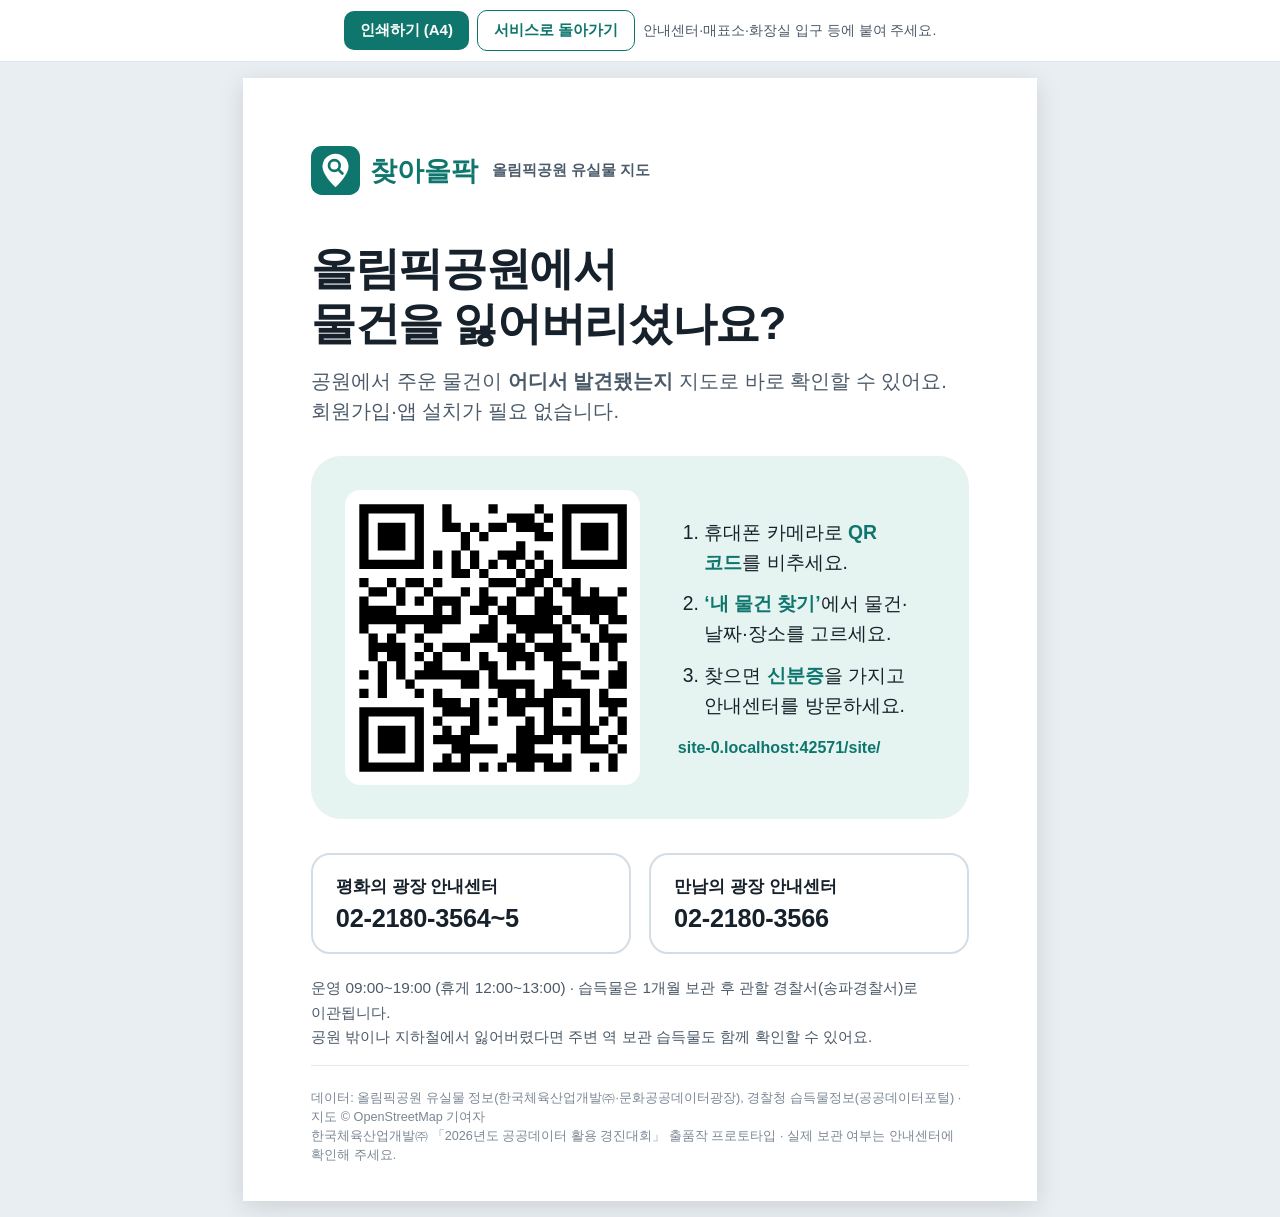
<file: site/poster.html>
<!doctype html>
<html lang="ko">
<head>
<meta charset="utf-8">
<meta name="viewport" content="width=device-width, initial-scale=1">
<title>찾아올팍 QR 포스터</title>
<link rel="icon" href="favicon.svg" type="image/svg+xml">
<style>
  @page { size: A4 portrait; margin: 0; }
  :root { --brand: #0f766e; --ink: #17212b; --ink-2: #4b5a69; --soft: #e6f4f1; }
  * { box-sizing: border-box; }
  html, body { margin: 0; background: #e9eef2; color: var(--ink);
    font-family: -apple-system, BlinkMacSystemFont, "Apple SD Gothic Neo", "Pretendard", "Malgun Gothic", "Noto Sans KR", sans-serif;
    word-break: keep-all; }
  .bar { position: sticky; top: 0; display: flex; gap: 8px; align-items: center; justify-content: center; flex-wrap: wrap;
    padding: 10px 16px; background: #fff; border-bottom: 1px solid #dfe5eb; font-size: 14px; z-index: 2; }
  .bar button, .bar a { border: 0; background: var(--brand); color: #fff; border-radius: 10px; padding: 10px 16px;
    font-size: 15px; font-weight: 700; cursor: pointer; text-decoration: none; }
  .bar a { background: #fff; color: var(--brand); border: 1.5px solid var(--brand); }
  .bar span { color: var(--ink-2); }
  .sheet { width: 210mm; height: 297mm; margin: 16px auto; background: #fff; box-shadow: 0 6px 24px rgba(0,0,0,.12);
    padding: 18mm 18mm 14mm; display: flex; flex-direction: column; overflow: hidden; }
  .top { display: flex; align-items: center; gap: 10px; color: var(--brand); font-weight: 800; font-size: 20pt; }
  .top img { width: 13mm; height: 13mm; }
  .top small { font-size: 11pt; color: var(--ink-2); font-weight: 600; margin-left: 4px; }
  h1 { font-size: 34pt; line-height: 1.22; margin: 12mm 0 4mm; letter-spacing: -.03em; }
  .lead { font-size: 15pt; line-height: 1.5; color: var(--ink-2); margin: 0 0 8mm; }
  .qrbox { display: flex; gap: 10mm; align-items: center; background: var(--soft); border-radius: 8mm; padding: 9mm; }
  .qr { width: 78mm; height: 78mm; background: #fff; border-radius: 4mm; padding: 3mm; flex: none; }
  .qr svg { width: 100%; height: 100%; display: block; }
  .steps { font-size: 14.5pt; line-height: 1.55; margin: 0; padding-left: 7mm; }
  .steps li { margin-bottom: 3mm; }
  .steps b { color: var(--brand); }
  .url { margin-top: 5mm; font-size: 12pt; font-weight: 700; color: var(--brand); word-break: break-all; }
  .call { margin-top: 9mm; display: grid; grid-template-columns: 1fr 1fr; gap: 5mm; }
  .call div { border: 1.5pt solid #d5dde4; border-radius: 5mm; padding: 5mm 6mm; }
  .call b { display: block; font-size: 13pt; margin-bottom: 1.5mm; }
  .call span { font-size: 19pt; font-weight: 800; letter-spacing: -.01em; }
  .note { margin-top: 6mm; font-size: 11.5pt; line-height: 1.6; color: var(--ink-2); }
  .foot { margin-top: auto; padding-top: 6mm; border-top: 1px solid #e3e8ee; font-size: 9.5pt; color: #7b8794; line-height: 1.5; }
  @media print {
    html, body { background: #fff; }
    .bar { display: none; }
    .sheet { margin: 0; box-shadow: none; }
  }
  @media screen and (max-width: 860px) {
    body { overflow-x: hidden; }
    .sheet { transform-origin: top left; }
  }
</style>
</head>
<body>
<div class="bar">
  <button type="button" onclick="window.print()">인쇄하기 (A4)</button>
  <a href="./">서비스로 돌아가기</a>
  <span>안내센터·매표소·화장실 입구 등에 붙여 주세요.</span>
</div>

<div class="sheet" id="sheet">
  <div class="top"><img src="favicon.svg" alt="">찾아올팍<small>올림픽공원 유실물 지도</small></div>
  <h1>올림픽공원에서<br>물건을 잃어버리셨나요?</h1>
  <p class="lead">공원에서 주운 물건이 <b>어디서 발견됐는지</b> 지도로 바로 확인할 수 있어요. 회원가입·앱 설치가 필요 없습니다.</p>

  <div class="qrbox">
    <div class="qr" id="qr" role="img" aria-label="찾아올팍 접속 QR 코드"></div>
    <div>
      <ol class="steps">
        <li>휴대폰 카메라로 <b>QR 코드</b>를 비추세요.</li>
        <li><b>‘내 물건 찾기’</b>에서 물건·날짜·장소를 고르세요.</li>
        <li>찾으면 <b>신분증</b>을 가지고 안내센터를 방문하세요.</li>
      </ol>
      <div class="url" id="url"></div>
    </div>
  </div>

  <div class="call">
    <div><b>평화의 광장 안내센터</b><span>02-2180-3564~5</span></div>
    <div><b>만남의 광장 안내센터</b><span>02-2180-3566</span></div>
  </div>
  <p class="note">운영 09:00~19:00 (휴게 12:00~13:00) · 습득물은 1개월 보관 후 관할 경찰서(송파경찰서)로 이관됩니다.<br>
    공원 밖이나 지하철에서 잃어버렸다면 주변 역 보관 습득물도 함께 확인할 수 있어요.</p>

  <div class="foot">데이터: 올림픽공원 유실물 정보(한국체육산업개발㈜·문화공공데이터광장), 경찰청 습득물정보(공공데이터포털) · 지도 © OpenStreetMap 기여자<br>
    한국체육산업개발㈜ 「2026년도 공공데이터 활용 경진대회」 출품작 프로토타입 · 실제 보관 여부는 안내센터에 확인해 주세요.</div>
</div>

<script src="lib/qrcode.js"></script>
<script>
  (function () {
    // 이 포스터 페이지와 같은 폴더의 서비스 첫 화면 주소 (GitHub Pages 에서는 https://아이디.github.io/chajaolpak/)
    var site = new URL('./', location.href).href;
    var qr = qrcode(0, 'M');
    qr.addData(site);
    qr.make();
    document.getElementById('qr').innerHTML = qr.createSvgTag({ cellSize: 8, margin: 2, scalable: true });
    document.getElementById('url').textContent = site.replace(/^https?:\/\//, '');
    // 작은 화면에서는 A4 미리보기를 화면 너비에 맞춰 줄여 보여 준다(인쇄에는 영향 없음)
    function fit() {
      var s = document.getElementById('sheet');
      var w = document.documentElement.clientWidth - 16, full = s.offsetWidth;
      if (w < full) { s.style.transform = 'scale(' + (w / full) + ')'; s.style.marginBottom = (-(1 - w / full) * s.offsetHeight + 16) + 'px'; s.style.marginLeft = '8px'; }
      else { s.style.transform = ''; s.style.marginBottom = ''; s.style.marginLeft = ''; }
    }
    window.addEventListener('resize', fit); fit();
    window.addEventListener('beforeprint', function () { var s = document.getElementById('sheet'); s.style.transform = ''; s.style.margin = '0'; });
    window.addEventListener('afterprint', fit);
  })();
</script>
</body>
</html>
</file>
